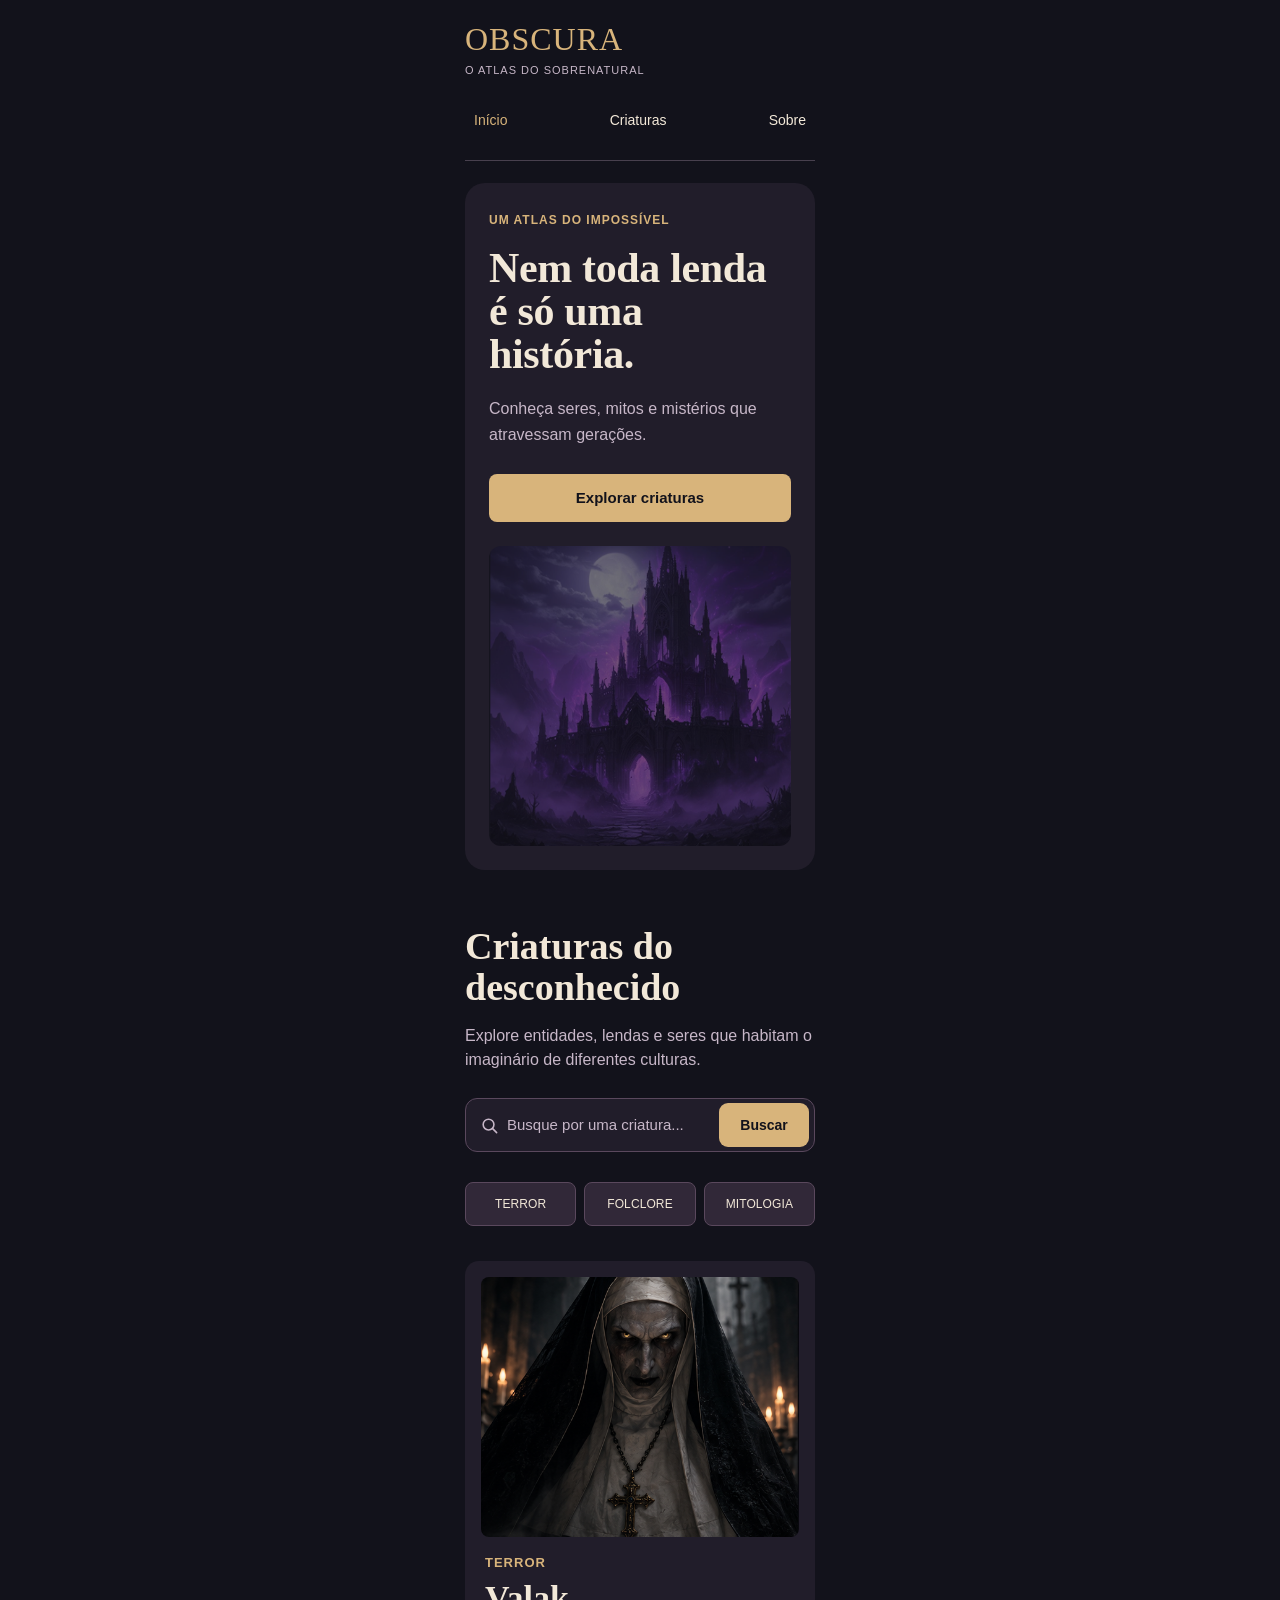
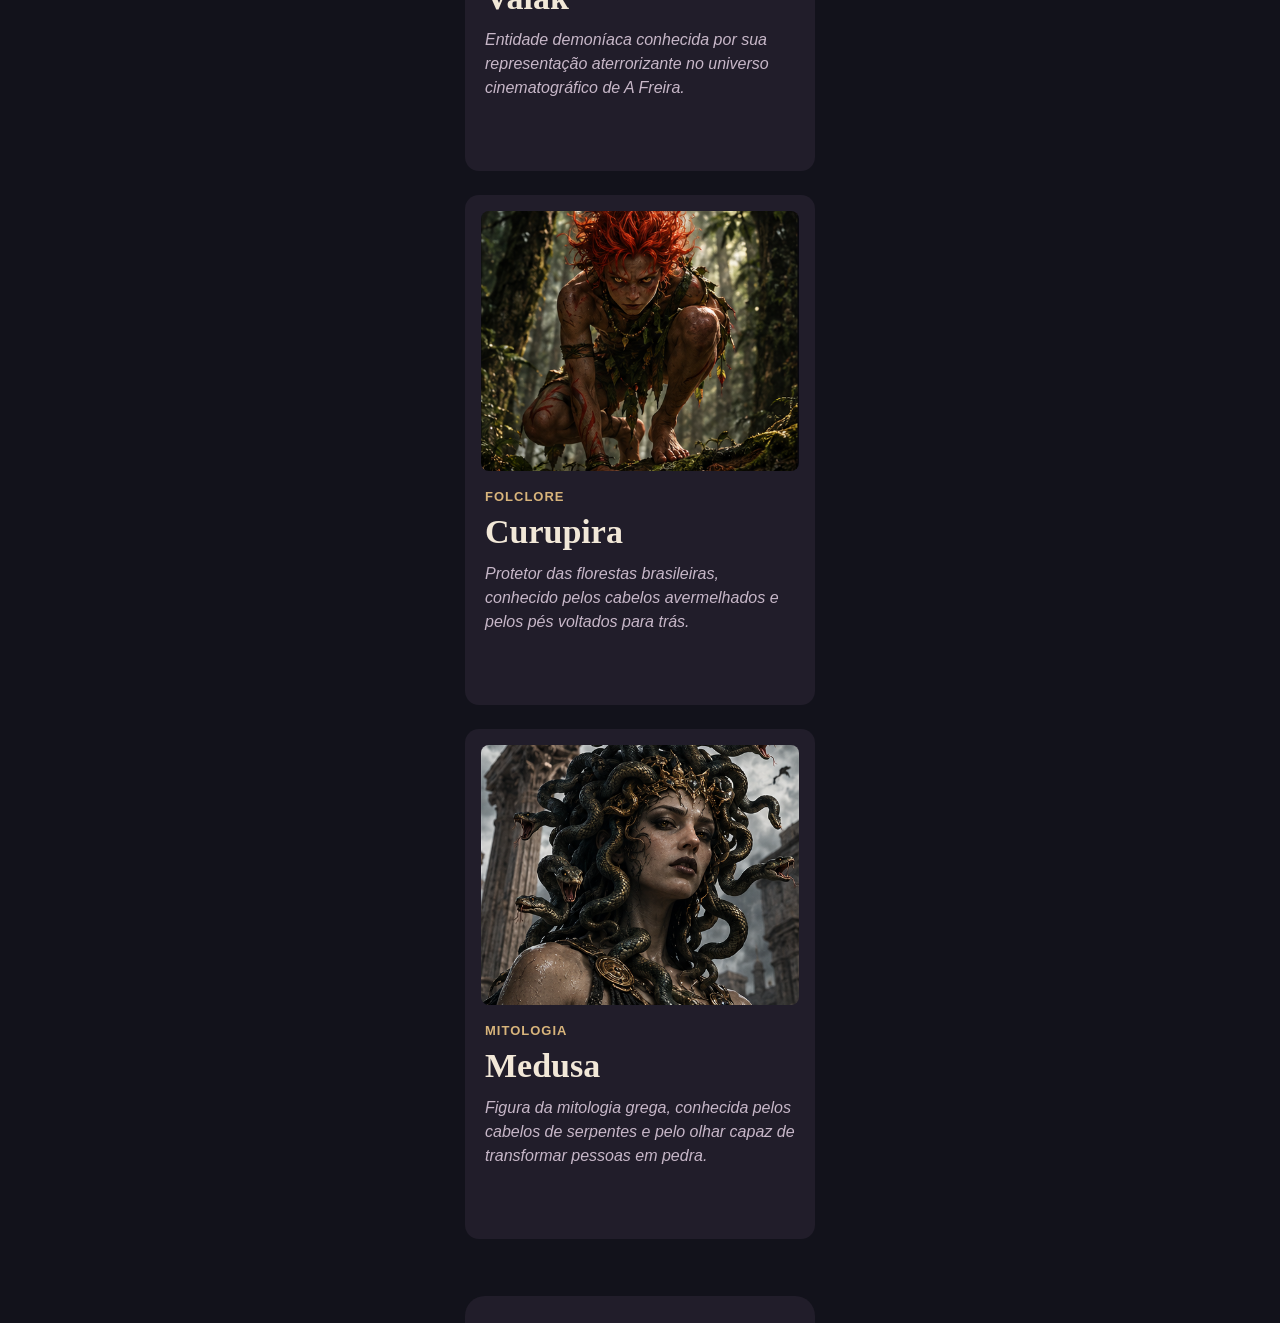
<file: index.html>
<!DOCTYPE html>
<html lang="pt-BR">
<head>
    <meta charset="UTF-8">
    <meta name="viewport" content="width=device-width, initial-scale=1.0">
    <title>OBSCURA - Mobile</title>
    <meta http-equiv="refresh" content="0; url=OBSCURA_Mobile/">
</head>
<body>
    <a href="./OBSCURA_Mobile/">
        Abrir OBSCURA Mobile
    </a>
</body>
</html>
</file>
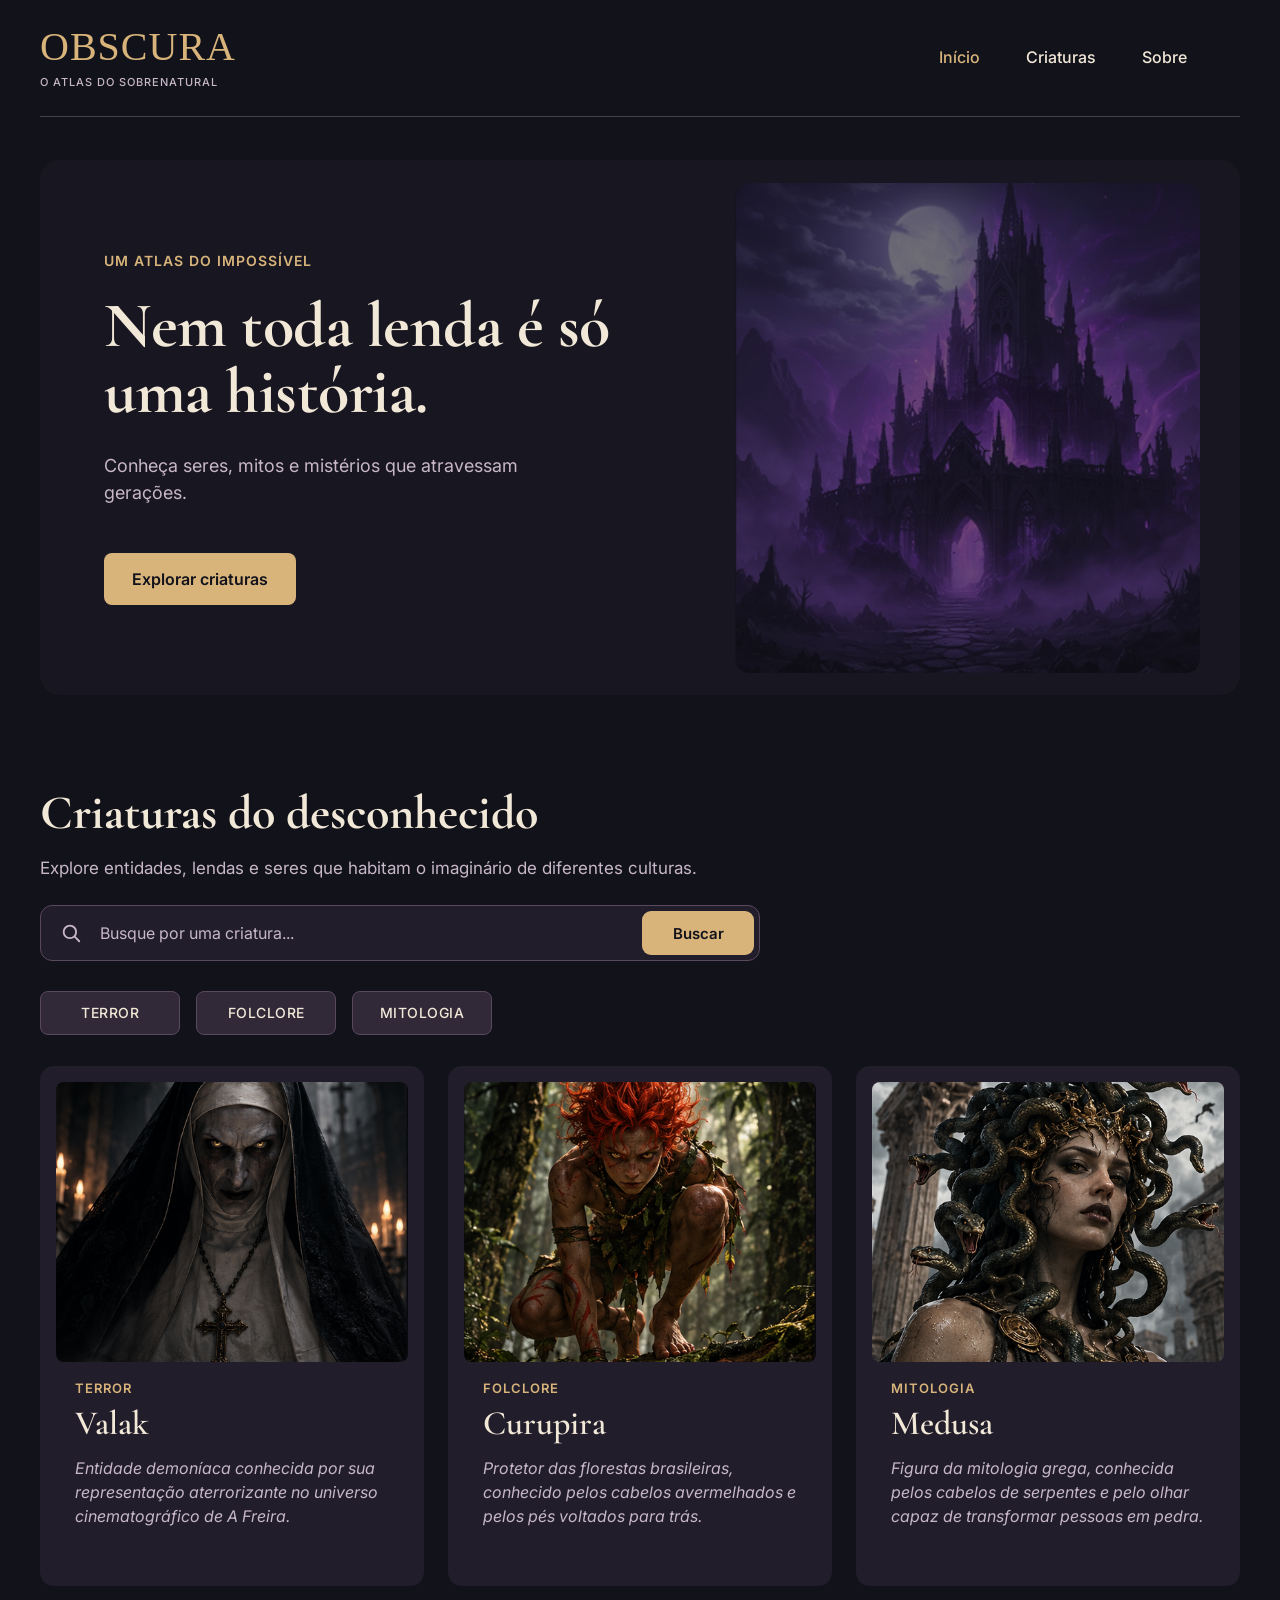
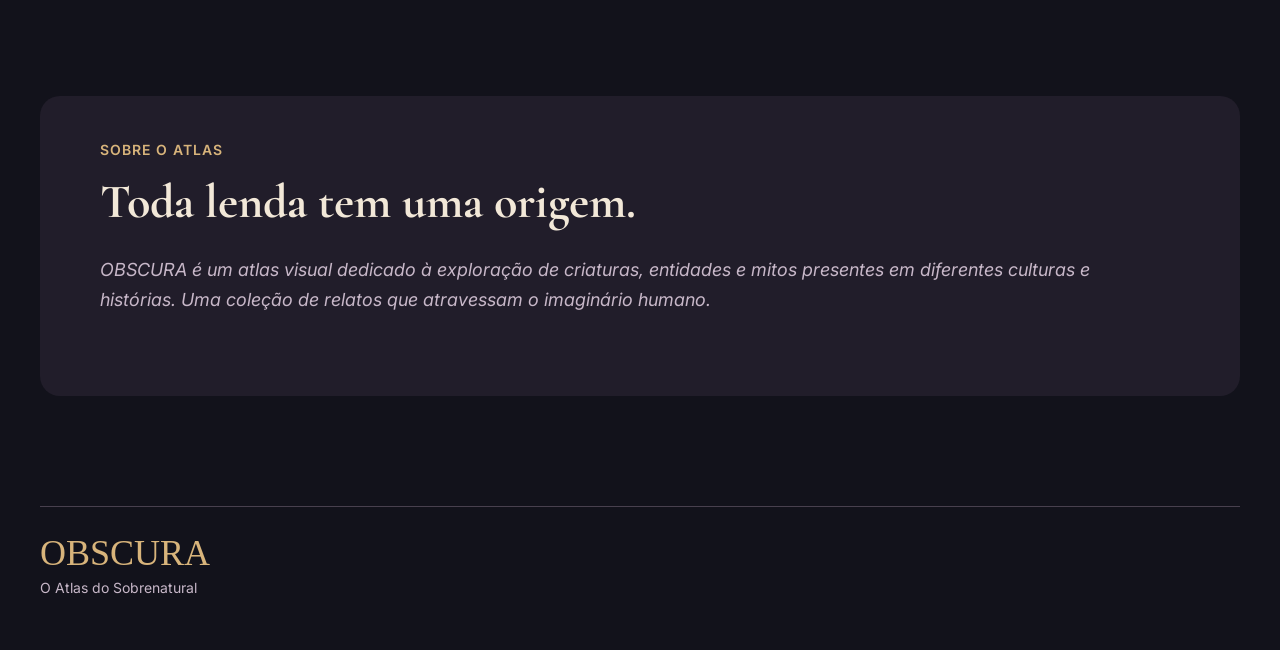
<file: OBSCURA_Desktop/index.html>
<!DOCTYPE html>
<html lang="pt-BR">
<head>
  <meta charset="UTF-8">
  <meta name="viewport" content="width=device-width, initial-scale=1.0">
  <meta name="description" content="OBSCURA: um atlas visual de criaturas sobrenaturais, lendas e mitologias.">
  <meta name="theme-color" content="#12121B">
  <title>OBSCURA — O Atlas do Sobrenatural</title>
  <link rel="preconnect" href="https://fonts.googleapis.com">
  <link rel="preconnect" href="https://fonts.gstatic.com" crossorigin>
  <link href="https://fonts.googleapis.com/css2?family=Cormorant+Garamond:wght@500;600;700&amp;family=IM+Fell+English+SC&amp;family=Inter:wght@400;500;600;700&amp;display=swap" rel="stylesheet">
  <link rel="stylesheet" href="style.css">
</head>
<body>
  <div class="site-container" id="inicio">
    <header class="site-header">
      <div class="brand">
        <a class="brand-name" href="#inicio" aria-label="OBSCURA, voltar ao início">OBSCURA</a>
        <span class="brand-subtitle">O ATLAS DO SOBRENATURAL</span>
      </div>
      <nav class="main-nav" aria-label="Navegação principal">
        <a class="nav-link current" href="#inicio" aria-current="page">Início</a>
        <a class="nav-link" href="#criaturas">Criaturas</a>
        <a class="nav-link" href="#sobre">Sobre</a>
      </nav>
    </header>

    <main>
      <section class="hero" aria-labelledby="titulo-principal">
        <div class="hero-content">
          <p class="eyebrow">UM ATLAS DO IMPOSSÍVEL</p>
          <h1 id="titulo-principal">Nem toda lenda é só uma história.</h1>
          <p class="hero-description">Conheça seres, mitos e mistérios que atravessam gerações.</p>
          <a class="button-primary" href="#criaturas">Explorar criaturas</a>
        </div>
        <div class="hero-image-wrap">
          <img src="imagens/castelo-obscura.png" alt="Castelo gótico envolto em névoa roxa à luz da lua" width="430" height="452">
        </div>
      </section>

      <section class="creatures-section" id="criaturas" aria-labelledby="titulo-criaturas">
        <div class="section-heading">
          <h2 id="titulo-criaturas">Criaturas do desconhecido</h2>
          <p>Explore entidades, lendas e seres que habitam o imaginário de diferentes culturas.</p>
        </div>

        <!-- Campo ilustrativo: busca textual não disponível neste protótipo HTML + CSS. -->
        <div class="search-bar" aria-label="Campo de pesquisa ilustrativo, não funcional neste protótipo" title="Pesquisa visual; o filtro por nome não está implementado nesta versão.">
          <svg class="search-icon" viewBox="0 0 24 24" width="22" height="22" fill="none" stroke="currentColor" stroke-width="2" stroke-linecap="round" stroke-linejoin="round" aria-hidden="true" focusable="false">
            <circle cx="10.8" cy="10.8" r="6.8"></circle>
            <path d="m16 16 5 5"></path>
          </svg>
          <input type="search" placeholder="Busque por uma criatura..." aria-label="Pesquisa por criatura, indisponível neste protótipo" disabled>
          <button type="button" disabled aria-label="Busca indisponível neste protótipo">Buscar</button>
        </div>

        <nav class="categories" aria-label="Navegar até uma categoria de criatura">
          <a class="category-link" href="#valak">TERROR</a>
          <a class="category-link" href="#curupira">FOLCLORE</a>
          <a class="category-link" href="#medusa">MITOLOGIA</a>
        </nav>

        <div class="cards-grid">
          <article class="creature-card" id="valak" aria-labelledby="nome-valak">
            <img src="imagens/valak.png" alt="Representação sombria de Valak na forma de uma freira" width="514" height="514">
            <div class="card-content">
              <p class="card-category">TERROR</p>
              <h3 id="nome-valak">Valak</h3>
              <p class="card-description">Entidade demoníaca conhecida por sua representação aterrorizante no universo cinematográfico de A Freira.</p>
            </div>
          </article>
          <article class="creature-card" id="curupira" aria-labelledby="nome-curupira">
            <img src="imagens/curupira.png" alt="Curupira ruivo na floresta, representado como guardião da mata" width="475" height="514">
            <div class="card-content">
              <p class="card-category">FOLCLORE</p>
              <h3 id="nome-curupira">Curupira</h3>
              <p class="card-description">Protetor das florestas brasileiras, conhecido pelos cabelos avermelhados e pelos pés voltados para trás.</p>
            </div>
          </article>
          <article class="creature-card" id="medusa" aria-labelledby="nome-medusa">
            <img src="imagens/medusa.png" alt="Medusa da mitologia grega com serpentes no lugar dos cabelos" width="510" height="514">
            <div class="card-content">
              <p class="card-category">MITOLOGIA</p>
              <h3 id="nome-medusa">Medusa</h3>
              <p class="card-description">Figura da mitologia grega, conhecida pelos cabelos de serpentes e pelo olhar capaz de transformar pessoas em pedra.</p>
            </div>
          </article>
        </div>
      </section>

      <section class="about-section" id="sobre" aria-labelledby="titulo-sobre">
        <p class="eyebrow">SOBRE O ATLAS</p>
        <h2 id="titulo-sobre">Toda lenda tem uma origem.</h2>
        <p>OBSCURA é um atlas visual dedicado à exploração de criaturas, entidades e mitos presentes em diferentes culturas e histórias. Uma coleção de relatos que atravessam o imaginário humano.</p>
      </section>
    </main>

    <footer class="site-footer">
      <a class="footer-logo" href="#inicio" aria-label="OBSCURA, voltar ao início">OBSCURA</a>
      <p>O Atlas do Sobrenatural</p>
    </footer>
  </div>
</body>
</html>
</file>
<file: OBSCURA_Desktop/style.css>
/* OBSCURA — edição Desktop (HTML e CSS, sem versão mobile). */
:root {
  --bg: #12121B;
  --surface: #211D2A;
  --chip: #312838;
  --gold: #D8B47B;
  --ivory: #F2E8D8;
  --lavender: #C7B7C8;
  --border: #5A485D;
  --divider: #48404E;
  --font-logo: 'IM Fell English SC', Georgia, serif;
  --font-title: 'Cormorant Garamond', Georgia, serif;
  --font-body: 'Inter', Arial, sans-serif;
}
*, *::before, *::after { box-sizing: border-box; }
html { scroll-behavior: smooth; }
body {
  margin: 0;
  min-width: 1248px; /* mantém a disposição desktop em qualquer janela */
  background: var(--bg);
  color: var(--ivory);
  font: 400 16px/1.6 var(--font-body);
  -webkit-font-smoothing: antialiased;
}
.site-container { max-width: 1200px; width: calc(100% - 48px); margin: 0 auto; }
img { max-width: 100%; display: block; }
a { color: inherit; }
p, h1, h2, h3 { margin: 0; }

/* Cabeçalho */
.site-header {
  min-height: 117px;
  display: flex;
  justify-content: space-between;
  align-items: center;
  gap: 32px;
  border-bottom: 1px solid var(--divider);
}
.brand { display: flex; flex-direction: column; align-items: flex-start; }
.brand-name {
  font: 400 40px/1.13 var(--font-logo);
  color: var(--gold);
  letter-spacing: 1px;
  text-decoration: none;
}
.brand-subtitle {
  margin-top: 5px;
  color: var(--lavender);
  font-size: 11px;
  font-weight: 500;
  letter-spacing: 1px;
}
.main-nav { display: flex; gap: 46px; align-items: center; padding-right: 53px; }
.nav-link { font-size: 16px; font-weight: 500; text-decoration: none; transition: color .18s ease; }
.nav-link.current, .nav-link:hover { color: var(--gold); }

/* Hero */
.hero {
  margin-top: 43px;
  height: 535px;
  display: grid;
  grid-template-columns: minmax(0, 1fr) 465px;
  gap: 45px;
  align-items: center;
  padding: 20px 40px 20px 64px;
  border-radius: 20px;
  background: #181620;
}
.hero-content { min-width: 0; max-width: 560px; }
.eyebrow { color: var(--gold); font-size: 14px; font-weight: 600; letter-spacing: 1px; }
h1, h2, h3 { font-family: var(--font-title); }
.hero h1 {
  max-width: 560px;
  margin-top: 21px;
  font-weight: 700;
  font-size: 64px;
  line-height: 1.03;
  letter-spacing: -.5px;
}
.hero-description { max-width: 500px; margin-top: 27px; color: var(--lavender); font-size: 18px; line-height: 1.5; }
.button-primary {
  display: inline-flex;
  justify-content: center;
  align-items: center;
  margin-top: 47px;
  min-height: 52px;
  padding: 10px 28px;
  border-radius: 8px;
  color: var(--bg);
  background: var(--gold);
  font: 600 16px/1.2 var(--font-body);
  text-decoration: none;
  transition: background .18s ease, transform .18s ease;
}
.button-primary:hover { background: #EAC894; transform: translateY(-2px); }
.hero-image-wrap { width: 100%; height: 490px; overflow: hidden; background: var(--chip); border-radius: 14px; }
.hero-image-wrap img { width: 100%; height: 100%; object-fit: cover; }

/* Criaturas, pesquisa e categorias */
.creatures-section { margin-top: 91px; }
.section-heading h2 { font: 700 48px/1.15 var(--font-title); }
.section-heading p { margin-top: 14px; font-size: 17px; color: var(--lavender); }
.search-bar {
  margin-top: 23px;
  width: 720px;
  height: 56px;
  padding: 5px;
  display: flex;
  align-items: center;
  gap: 16px;
  background: var(--surface);
  border: 1px solid var(--border);
  border-radius: 12px;
}
.search-icon { flex: none; margin-left: 14px; color: var(--lavender); }
.search-bar input {
  flex: 1;
  min-width: 0;
  outline: none;
  border: 0;
  background: transparent;
  font: 400 16px var(--font-body);
  color: var(--lavender);
  opacity: 1;
  -webkit-text-fill-color: var(--lavender);
}
.search-bar input::placeholder { color: var(--lavender); opacity: 1; }
.search-bar button {
  border: 0;
  width: 112px;
  height: 44px;
  border-radius: 9px;
  background: var(--gold);
  color: var(--bg);
  font: 600 15px var(--font-body);
  opacity: 1;
  cursor: not-allowed;
}
.categories { margin-top: 30px; margin-bottom: 31px; display: flex; flex-wrap: wrap; gap: 16px; }
.category-link {
  display: inline-flex;
  justify-content: center;
  align-items: center;
  min-width: 140px;
  min-height: 44px;
  padding: 8px 16px;
  border: 1px solid var(--border);
  border-radius: 8px;
  background: var(--chip);
  color: var(--ivory);
  font-size: 14px;
  font-weight: 500;
  letter-spacing: .5px;
  text-decoration: none;
  transition: background .18s ease, border-color .18s ease;
}
.category-link:hover { background: #413348; border-color: var(--gold); }

.cards-grid { display: grid; grid-template-columns: repeat(3, minmax(0, 1fr)); gap: 24px; }
.creature-card {
  min-width: 0;
  min-height: 520px;
  border-radius: 14px;
  padding: 16px;
  background: var(--surface);
  transition: transform .18s ease, background .18s ease, outline .18s ease;
}
.creature-card:hover, .creature-card:target { background: #292333; outline: 1px solid var(--border); transform: translateY(-2px); }
.creature-card img { width: 100%; height: 280px; border-radius: 8px; object-fit: cover; object-position: center 35%; }
.card-content { padding: 17px 19px 0; }
.card-category { color: var(--gold); font: 600 13px/1.5 var(--font-body); letter-spacing: 1px; }
.card-content h3 { margin-top: 5px; font-size: 34px; font-weight: 600; line-height: 1.2; }
.card-description { margin-top: 11px; font-size: 16px; line-height: 1.5; font-style: italic; color: var(--lavender); }

/* Sobre */
.about-section {
  margin-top: 110px;
  min-height: 300px;
  padding: 43px 60px 55px;
  border-radius: 20px;
  background: var(--surface);
}
.about-section h2 { margin-top: 13px; font-size: 48px; font-weight: 700; line-height: 1.15; }
.about-section > p:last-child { max-width: 1050px; margin-top: 25px; color: var(--lavender); font-size: 18px; font-style: italic; line-height: 1.65; }

/* Rodapé */
.site-footer { margin-top: 110px; padding: 24px 0 50px; border-top: 1px solid var(--divider); }
.footer-logo { display: inline-block; color: var(--gold); font: 400 36px/1.25 var(--font-logo); text-decoration: none; }
.site-footer p { margin-top: 1px; color: var(--lavender); font-size: 14px; }

/* Acessibilidade */
a:focus-visible { outline: 3px solid var(--gold); outline-offset: 4px; }
section[id], article[id] { scroll-margin-top: 24px; }
@media (prefers-reduced-motion: reduce) {
  html { scroll-behavior: auto; }
  *, *::before, *::after { transition: none !important; }
}
</file>
